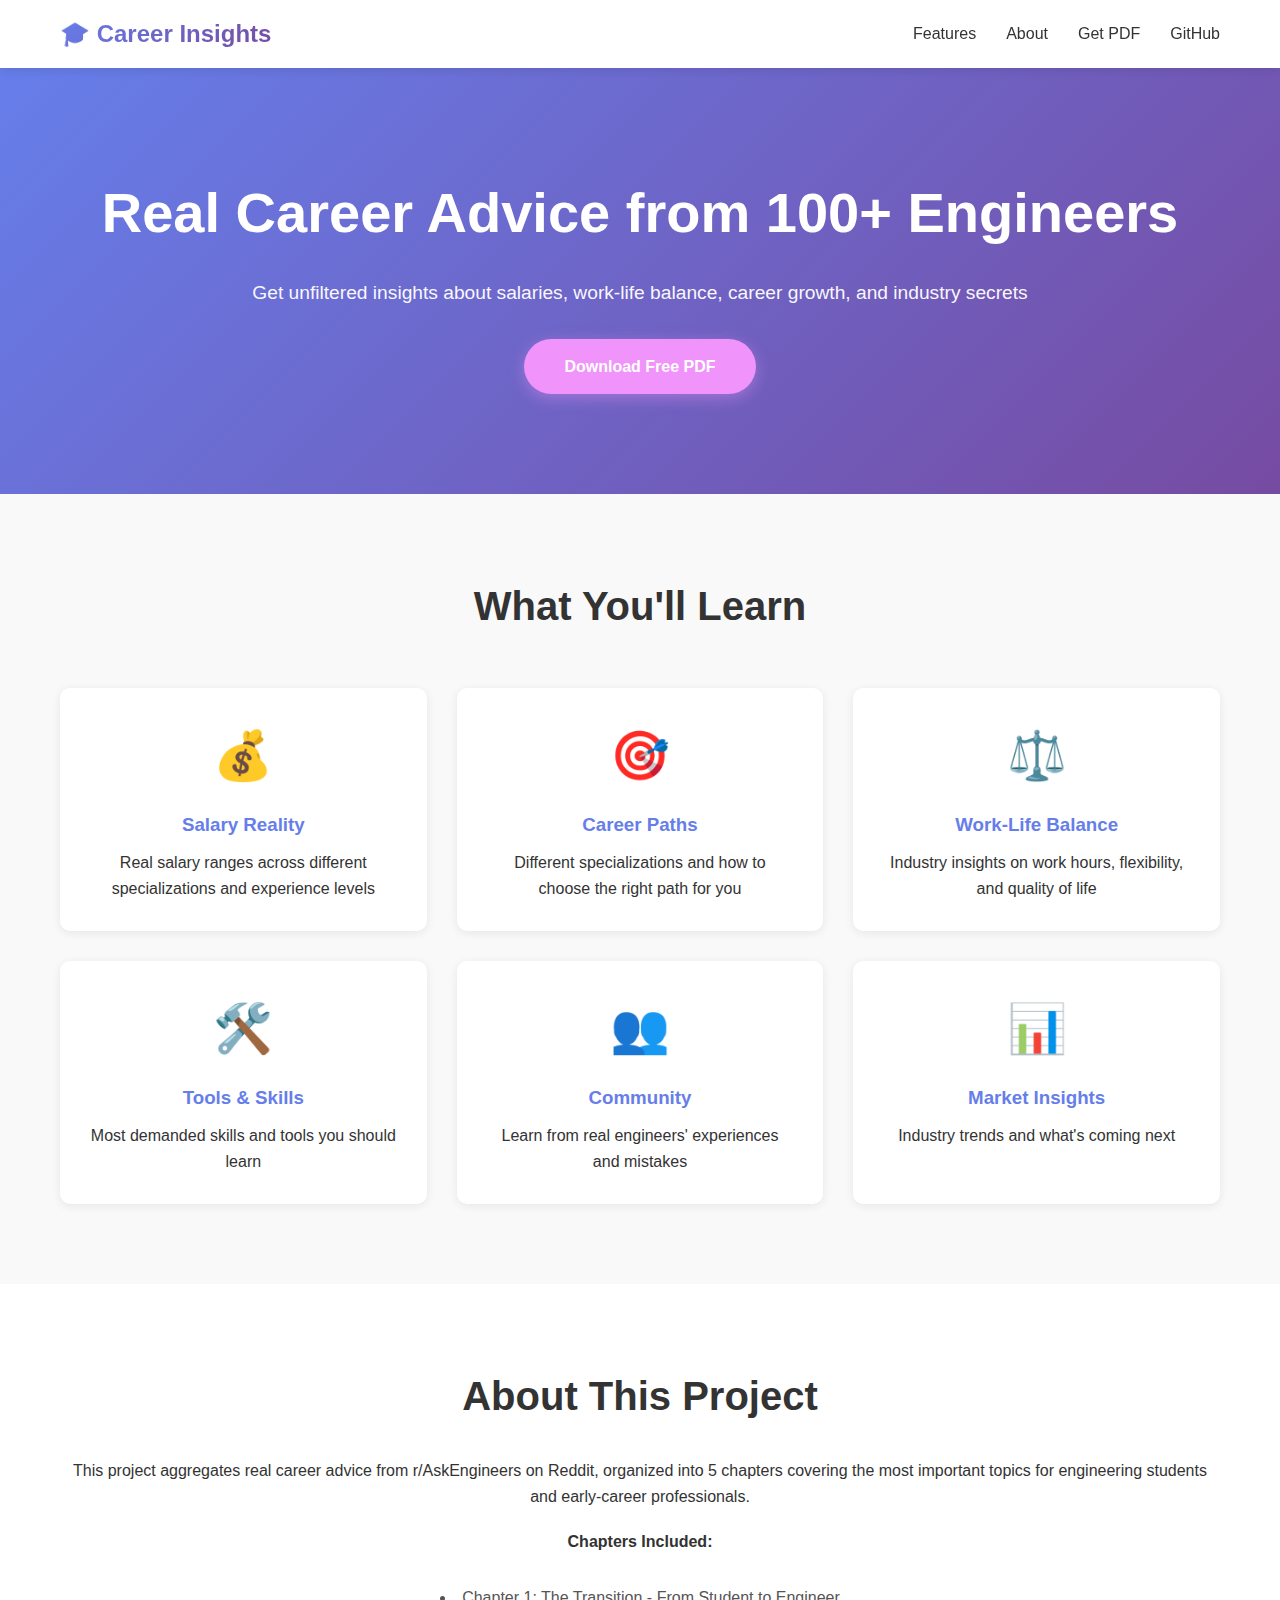
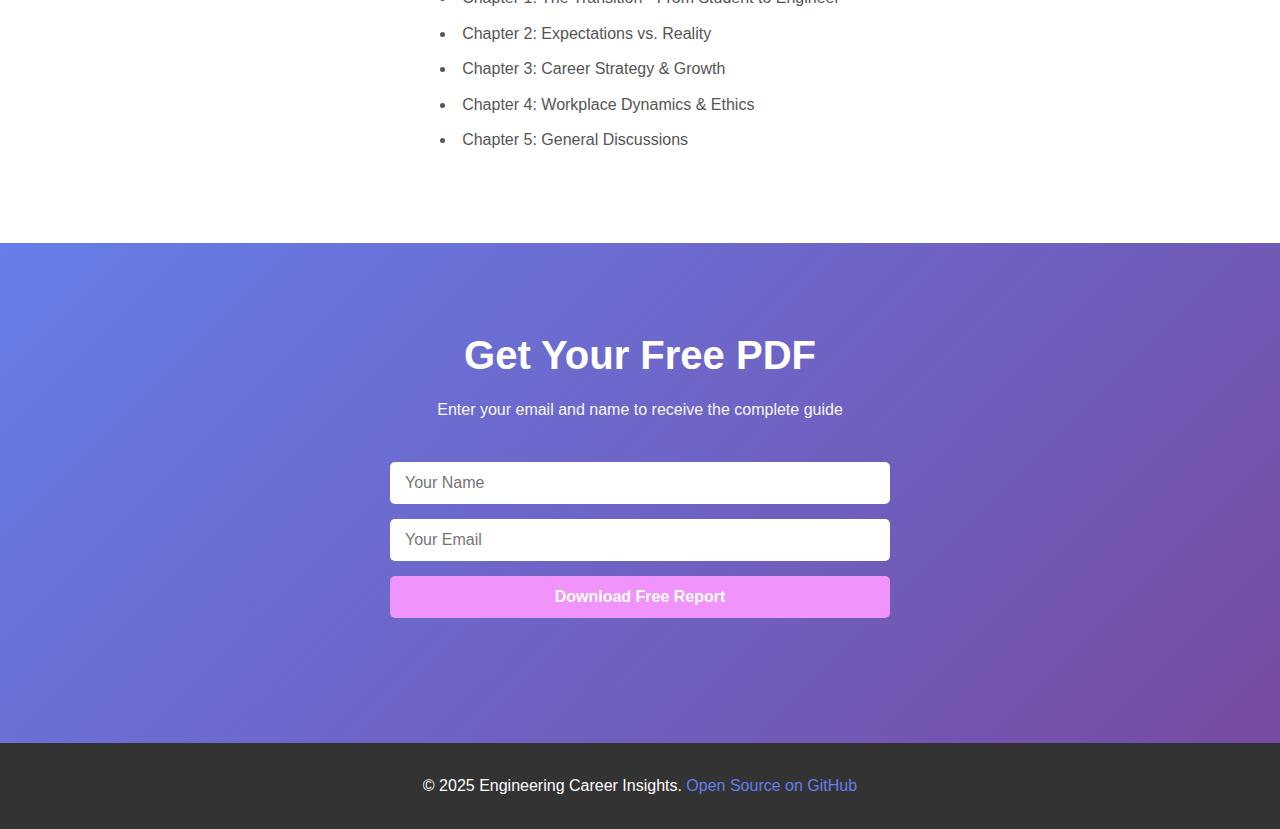
<file: index.html>
<!DOCTYPE html>
<html lang="en">
<head>
    <meta charset="UTF-8">
    <meta name="viewport" content="width=device-width, initial-scale=1.0">
    <meta name="description" content="Get real-world career insights from 100+ engineers. Free PDF guide for students and early-career professionals.">
    <meta name="keywords" content="engineering career, career advice, student resources, career insights">
    <title>Engineering Career Insights - Learn from Real Engineers</title>
    <link rel="stylesheet" href="style.css">
</head>
<body>
    <!-- Navigation -->
    <nav class="navbar">
        <div class="container">
            <div class="logo">🎓 Career Insights</div>
            <ul class="nav-links">
                <li><a href="#features">Features</a></li>
                <li><a href="#about">About</a></li>
                <li><a href="#signup">Get PDF</a></li>
                <li><a href="https://github.com/MrWeeb0/Career-Insight-Reddit" target="_blank">GitHub</a></li>
            </ul>
        </div>
    </nav>

    <!-- Hero Section -->
    <section class="hero">
        <div class="container">
            <h1>Real Career Advice from 100+ Engineers</h1>
            <p>Get unfiltered insights about salaries, work-life balance, career growth, and industry secrets</p>
            <a href="#signup" class="cta-button">Download Free PDF</a>
        </div>
    </section>

    <!-- Features Section -->
    <section id="features" class="features">
        <div class="container">
            <h2>What You'll Learn</h2>
            <div class="features-grid">
                <div class="feature-card">
                    <div class="feature-icon">💰</div>
                    <h3>Salary Reality</h3>
                    <p>Real salary ranges across different specializations and experience levels</p>
                </div>
                <div class="feature-card">
                    <div class="feature-icon">🎯</div>
                    <h3>Career Paths</h3>
                    <p>Different specializations and how to choose the right path for you</p>
                </div>
                <div class="feature-card">
                    <div class="feature-icon">⚖️</div>
                    <h3>Work-Life Balance</h3>
                    <p>Industry insights on work hours, flexibility, and quality of life</p>
                </div>
                <div class="feature-card">
                    <div class="feature-icon">🛠️</div>
                    <h3>Tools & Skills</h3>
                    <p>Most demanded skills and tools you should learn</p>
                </div>
                <div class="feature-card">
                    <div class="feature-icon">👥</div>
                    <h3>Community</h3>
                    <p>Learn from real engineers' experiences and mistakes</p>
                </div>
                <div class="feature-card">
                    <div class="feature-icon">📊</div>
                    <h3>Market Insights</h3>
                    <p>Industry trends and what's coming next</p>
                </div>
            </div>
        </div>
    </section>

    <!-- About Section -->
    <section id="about" class="about">
        <div class="container">
            <h2>About This Project</h2>
            <p>This project aggregates real career advice from r/AskEngineers on Reddit, organized into 5 chapters covering the most important topics for engineering students and early-career professionals.</p>
            <p style="margin-top: 20px;"><strong>Chapters Included:</strong></p>
            <ul style="text-align: left; display: inline-block;">
                <li>Chapter 1: The Transition - From Student to Engineer</li>
                <li>Chapter 2: Expectations vs. Reality</li>
                <li>Chapter 3: Career Strategy & Growth</li>
                <li>Chapter 4: Workplace Dynamics & Ethics</li>
                <li>Chapter 5: General Discussions</li>
            </ul>
        </div>
    </section>

    <!-- Signup Section -->
    <section id="signup" class="signup">
        <div class="container">
            <h2>Get Your Free PDF</h2>
            <p>Enter your email and name to receive the complete guide</p>
            
            <form id="emailForm">
                <div class="form-group">
                    <input type="text" id="name" name="name" placeholder="Your Name" required autocomplete="name">
                </div>
                <div class="form-group">
                    <input type="email" id="email" name="email" placeholder="Your Email" required autocomplete="email">
                </div>
                <button type="submit" id="submitButton">
                    <span id="buttonText">Download Free Report</span>
                    <span id="buttonLoader" style="display: none;">⏳ Sending...</span>
                </button>
            </form>
            
            <div id="formMessage"></div>
        </div>
    </section>

    <!-- Footer -->
    <footer>
        <div class="container">
            <p>&copy; 2025 Engineering Career Insights. <a href="https://github.com/MrWeeb0/Career-Insight-Reddit">Open Source on GitHub</a></p>
        </div>
    </footer>

    <script src="script.js"></script>
</body>
</html>
</file>
<file: style.css>
/* Root Variables */
:root {
    --primary-color: #667eea;
    --secondary-color: #764ba2;
    --accent-color: #f093fb;
    --text-color: #333;
    --light-bg: #f9f9f9;
    --border-color: #eee;
}

/* Global Styles */
* {
    margin: 0;
    padding: 0;
    box-sizing: border-box;
}

html {
    scroll-behavior: smooth;
}

body {
    font-family: -apple-system, BlinkMacSystemFont, 'Segoe UI', Roboto, Oxygen, Ubuntu, Cantarell, sans-serif;
    color: var(--text-color);
    line-height: 1.6;
    background-color: #fff;
}

.container {
    max-width: 1200px;
    margin: 0 auto;
    padding: 0 20px;
}

/* Navigation */
.navbar {
    background: white;
    box-shadow: 0 2px 10px rgba(0,0,0,0.1);
    position: sticky;
    top: 0;
    z-index: 100;
}

.navbar .container {
    display: flex;
    justify-content: space-between;
    align-items: center;
    padding: 15px 20px;
}

.logo {
    font-size: 24px;
    font-weight: bold;
    background: linear-gradient(135deg, var(--primary-color), var(--secondary-color));
    -webkit-background-clip: text;
    -webkit-text-fill-color: transparent;
    background-clip: text;
}

.nav-links {
    display: flex;
    list-style: none;
    gap: 30px;
}

.nav-links a {
    text-decoration: none;
    color: var(--text-color);
    font-weight: 500;
    transition: color 0.3s;
}

.nav-links a:hover {
    color: var(--primary-color);
}

/* Hero Section */
.hero {
    background: linear-gradient(135deg, var(--primary-color) 0%, var(--secondary-color) 100%);
    color: white;
    padding: 100px 20px;
    text-align: center;
}

.hero h1 {
    font-size: 3.5rem;
    margin-bottom: 20px;
    animation: slideIn 0.8s ease-out;
}

.hero p {
    font-size: 1.2rem;
    margin-bottom: 30px;
    opacity: 0.95;
}

.cta-button {
    display: inline-block;
    background: var(--accent-color);
    color: white;
    padding: 15px 40px;
    border-radius: 50px;
    text-decoration: none;
    font-weight: 600;
    transition: transform 0.3s, box-shadow 0.3s;
    box-shadow: 0 4px 15px rgba(240, 147, 251, 0.4);
}

.cta-button:hover {
    transform: translateY(-3px);
    box-shadow: 0 6px 20px rgba(240, 147, 251, 0.6);
}

/* Features Section */
.features {
    padding: 80px 20px;
    background: var(--light-bg);
}

.features h2 {
    text-align: center;
    font-size: 2.5rem;
    margin-bottom: 50px;
}

.features-grid {
    display: grid;
    grid-template-columns: repeat(auto-fit, minmax(300px, 1fr));
    gap: 30px;
}

.feature-card {
    background: white;
    padding: 30px;
    border-radius: 10px;
    text-align: center;
    box-shadow: 0 2px 10px rgba(0,0,0,0.08);
    transition: transform 0.3s, box-shadow 0.3s;
}

.feature-card:hover {
    transform: translateY(-5px);
    box-shadow: 0 5px 20px rgba(0,0,0,0.15);
}

.feature-icon {
    font-size: 3rem;
    margin-bottom: 15px;
}

.feature-card h3 {
    margin-bottom: 10px;
    color: var(--primary-color);
}

/* About Section */
.about {
    padding: 80px 20px;
    text-align: center;
}

.about h2 {
    font-size: 2.5rem;
    margin-bottom: 30px;
}

.about ul {
    list-style-position: inside;
    margin-top: 20px;
    color: #555;
}

.about li {
    margin: 10px 0;
}

/* Signup Section */
.signup {
    background: linear-gradient(135deg, var(--primary-color) 0%, var(--secondary-color) 100%);
    color: white;
    padding: 80px 20px;
    text-align: center;
}

.signup h2 {
    font-size: 2.5rem;
    margin-bottom: 10px;
}

.signup > .container > p {
    margin-bottom: 40px;
    opacity: 0.95;
}

#emailForm {
    max-width: 500px;
    margin: 0 auto 20px;
    display: flex;
    flex-direction: column;
    gap: 15px;
}

.form-group {
    width: 100%;
}

.form-group input {
    width: 100%;
    padding: 12px 15px;
    border: none;
    border-radius: 5px;
    font-size: 1rem;
}

#submitButton {
    padding: 12px 30px;
    background: var(--accent-color);
    color: white;
    border: none;
    border-radius: 5px;
    font-size: 1rem;
    font-weight: 600;
    cursor: pointer;
    transition: opacity 0.3s, transform 0.3s;
}

#submitButton:hover {
    opacity: 0.9;
    transform: translateY(-2px);
}

#submitButton:disabled {
    opacity: 0.7;
    cursor: not-allowed;
}

#formMessage {
    font-weight: 600;
    margin-top: 15px;
    min-height: 25px;
    animation: slideIn 0.3s ease-out;
}

#formMessage.success {
    color: #4ade80;
}

#formMessage.error {
    color: #ff6b6b;
}

/* Footer */
footer {
    background: #333;
    color: white;
    text-align: center;
    padding: 30px 20px;
}

footer a {
    color: var(--primary-color);
    text-decoration: none;
}

footer a:hover {
    text-decoration: underline;
}

/* Animations */
@keyframes slideIn {
    from {
        opacity: 0;
        transform: translateY(20px);
    }
    to {
        opacity: 1;
        transform: translateY(0);
    }
}

/* Responsive */
@media (max-width: 768px) {
    .nav-links {
        gap: 15px;
        font-size: 0.9rem;
    }

    .hero h1 {
        font-size: 2.2rem;
    }

    .hero p {
        font-size: 1rem;
    }

    .features h2,
    .about h2,
    .signup h2 {
        font-size: 1.8rem;
    }

    .features-grid {
        grid-template-columns: 1fr;
    }
}

@media (max-width: 480px) {
    .navbar .container {
        flex-direction: column;
        gap: 15px;
    }

    .nav-links {
        flex-direction: column;
        gap: 10px;
        text-align: center;
    }

    .hero h1 {
        font-size: 1.8rem;
    }

    .hero {
        padding: 60px 20px;
    }

    .cta-button {
        padding: 12px 30px;
        font-size: 0.95rem;
    }

    #emailForm {
        flex-direction: column;
    }

    .form-group input,
    #submitButton {
        font-size: 1rem;
    }
}
</file>
